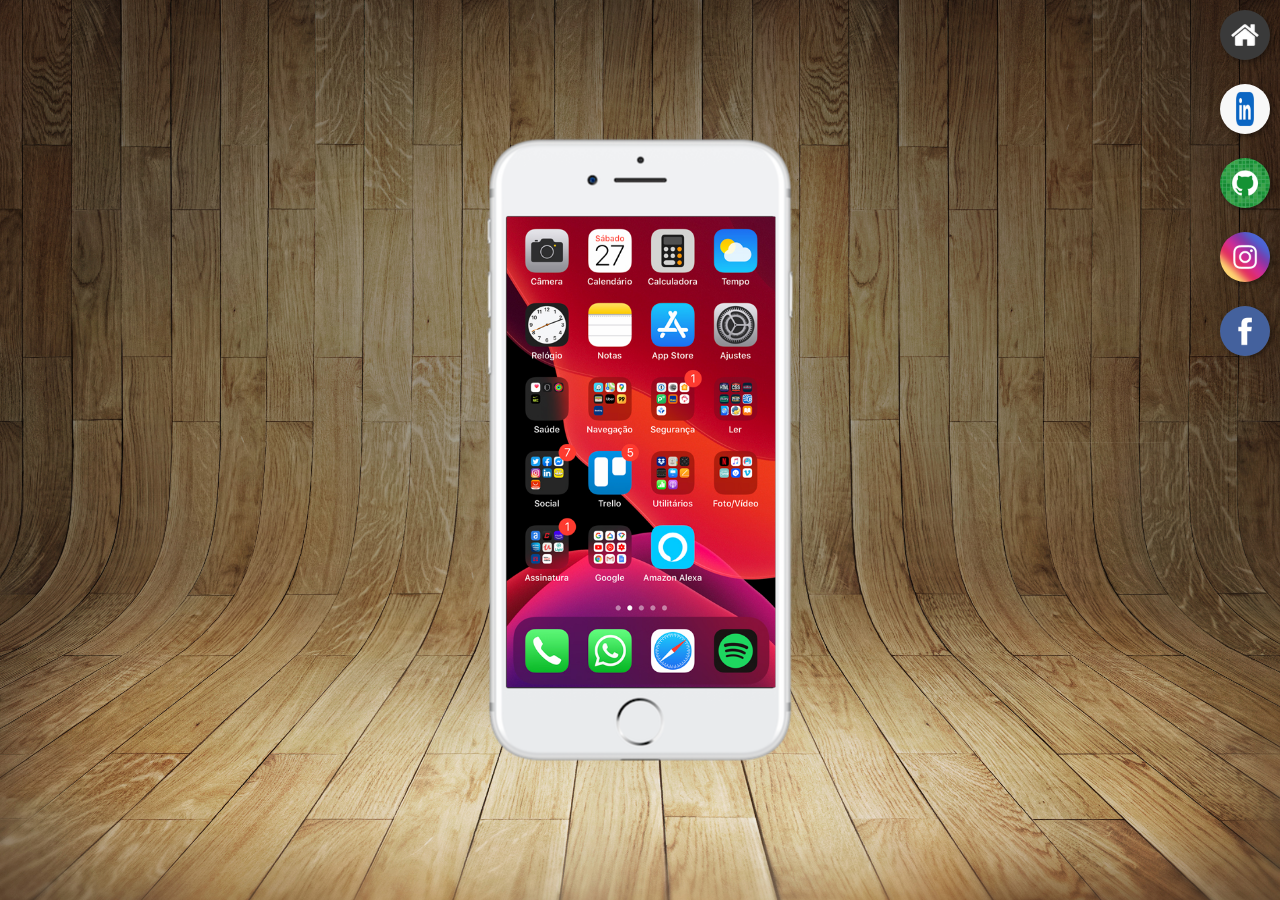
<file: index.html>
<!DOCTYPE html>
<html lang="pt-br">
<head>
    <meta charset="UTF-8">
    <meta name="viewport" content="width=device-width, initial-scale=1.0">
    <title>Projeto rede sociais</title>
    <link rel="shortcut icon" href="favicon.ico" type="image/x-icon">
    <link rel="stylesheet" href="estilos/style.css">
</head>
<body>
    <main>
        <section id="telefone">
           <iframe src="home.html" name="tela" id="tela" frameborder="0">
            Seu navegador não é compatível com isso.
           </iframe>
        </section>

        <section id="redes-sociais">
            <a href="home.html" target="tela"><img src="imagens/logo-home.jpg" alt="Home"></a><br>
            <a href="linkedin.html" target="tela"><img src="imagens/logo-linkedin.jpg" alt="Linkedin"></a><br>
            <a href="github.html" target="tela"><img src="imagens/logo-github.jpg" alt="GitHub"></a><br>
            <a href="instagram.html" target="tela"><img src="imagens/logo-instagram.jpg" alt="Instagram"></a><br>
            <a href="facebook.html" target="tela"><img src="imagens/logo-facebook.jpg" alt="Facebook"></a>
           
           

        </section>
    </main>
    
</body>
</html>
</file>
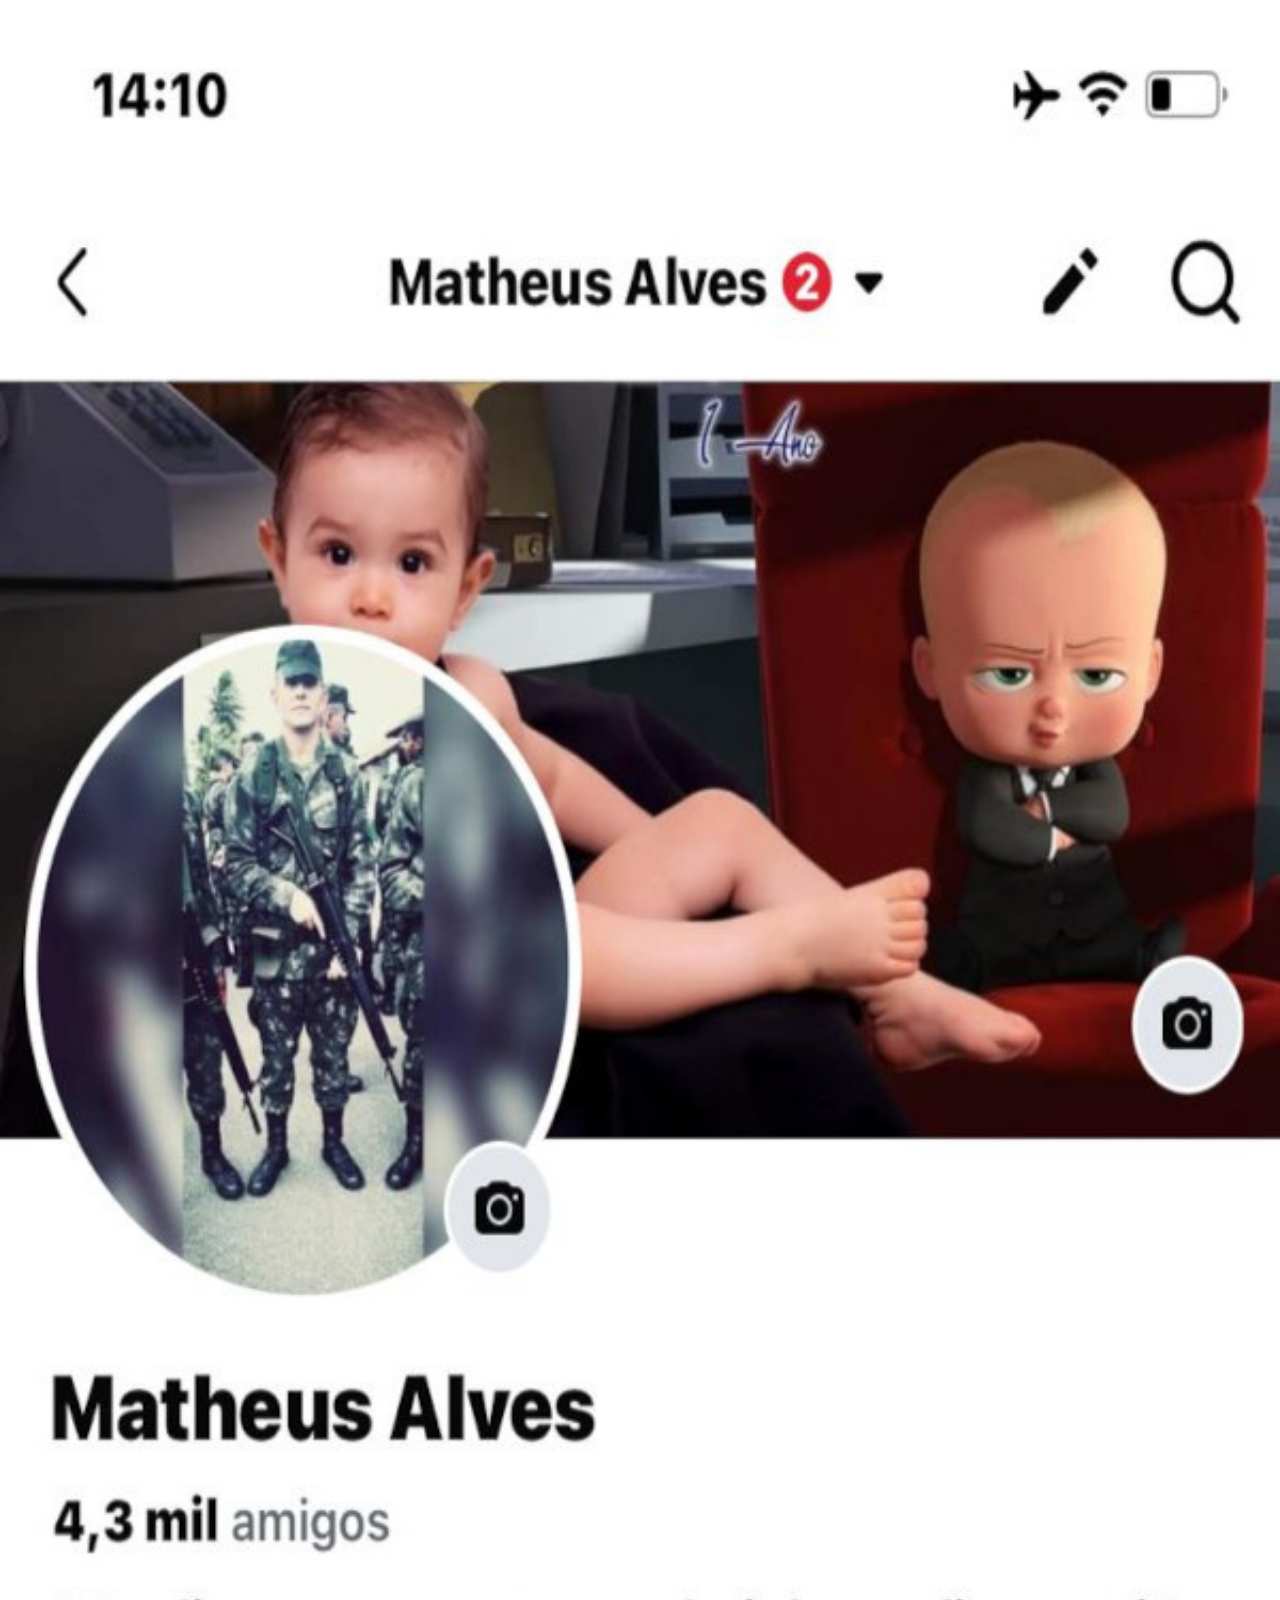
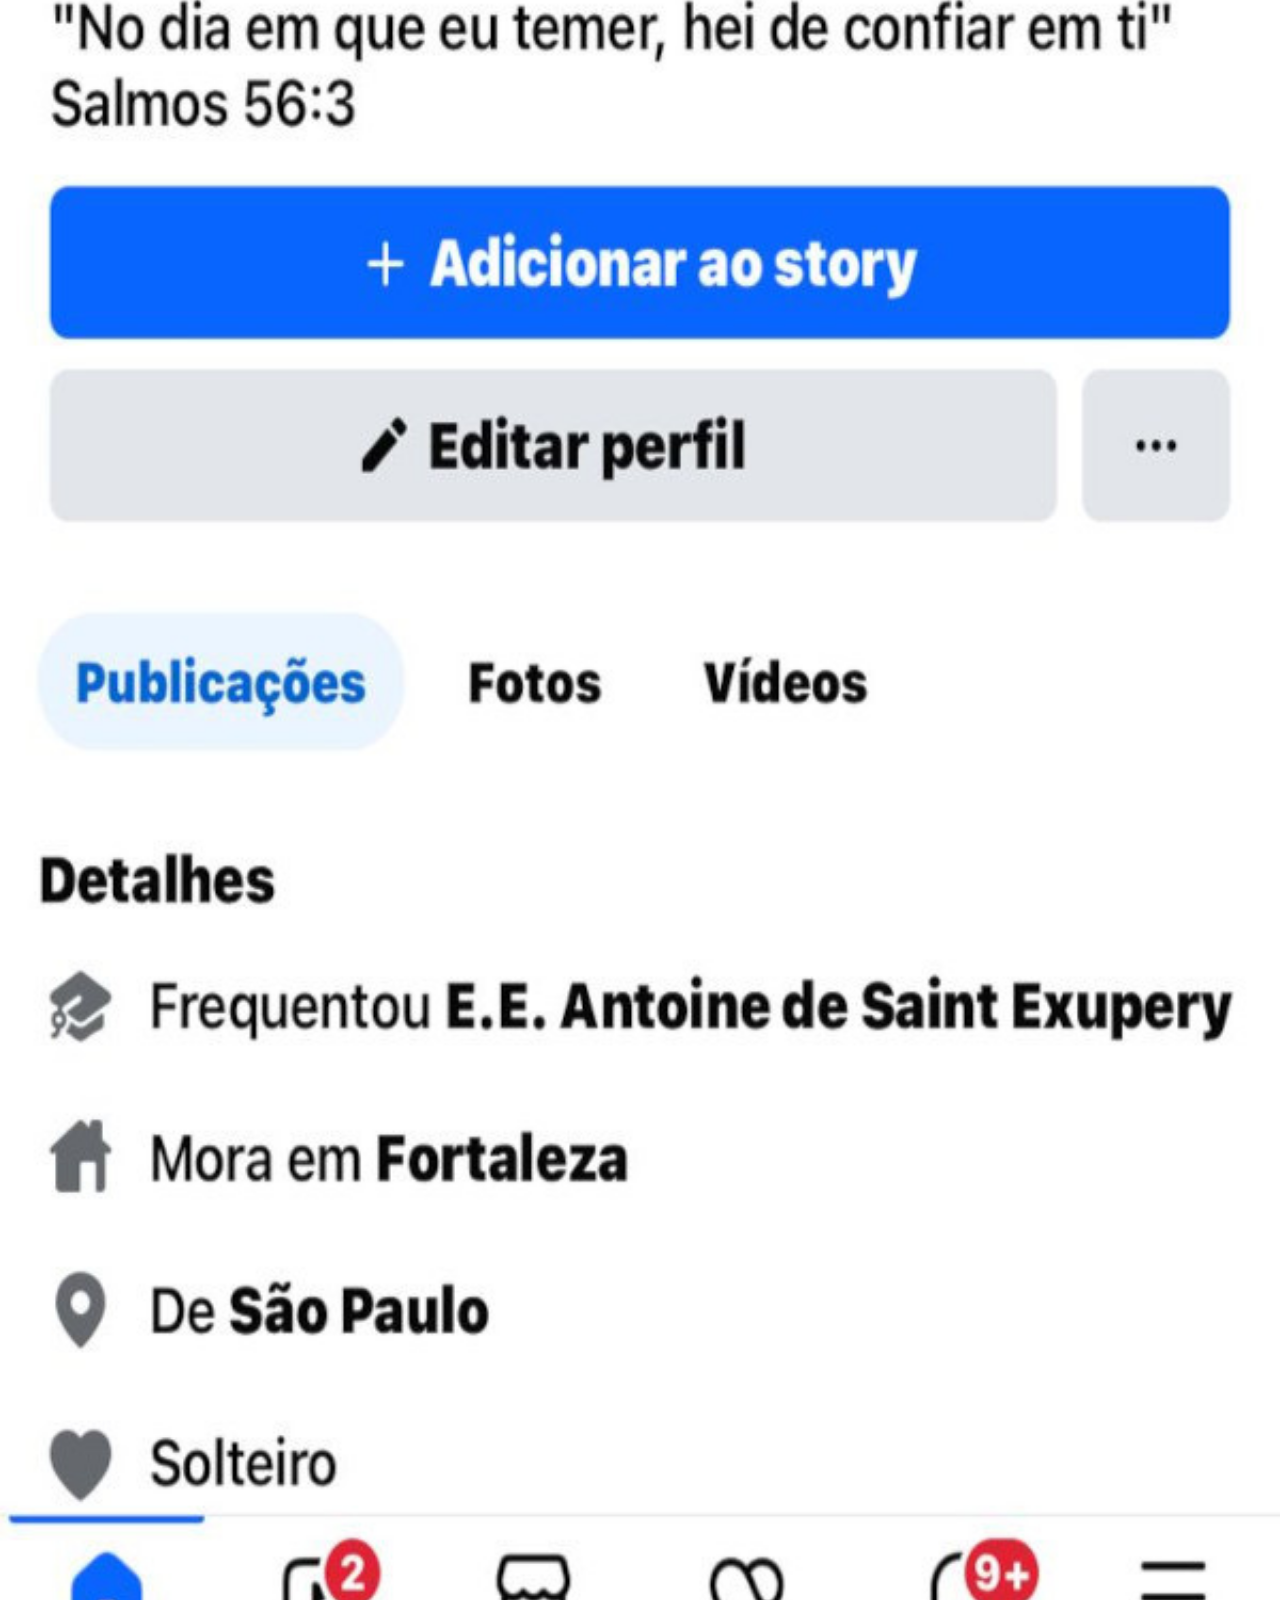
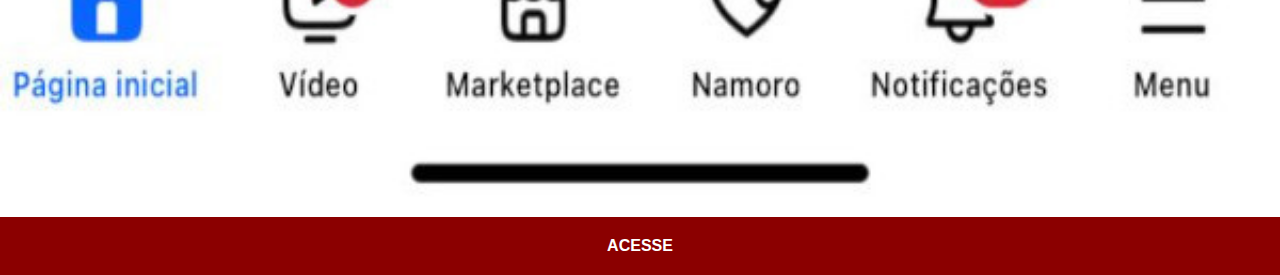
<file: facebook.html>
<!DOCTYPE html>
<html lang="pt-br">
<head>
    <meta charset="UTF-8">
    <meta name="viewport" content="width=device-width, initial-scale=1.0">
    <title>Facebook</title>
    <link rel="stylesheet" href="estilos/social.css">
</head>
<body>
    <img src="imagens/tela-facebook.jpg" alt="Facebook">
    <a href="https://web.facebook.com/profile.php?id=100009515321131&locale=pt_BR" target="_blank">ACESSE</a>
</body>
</html>
</file>
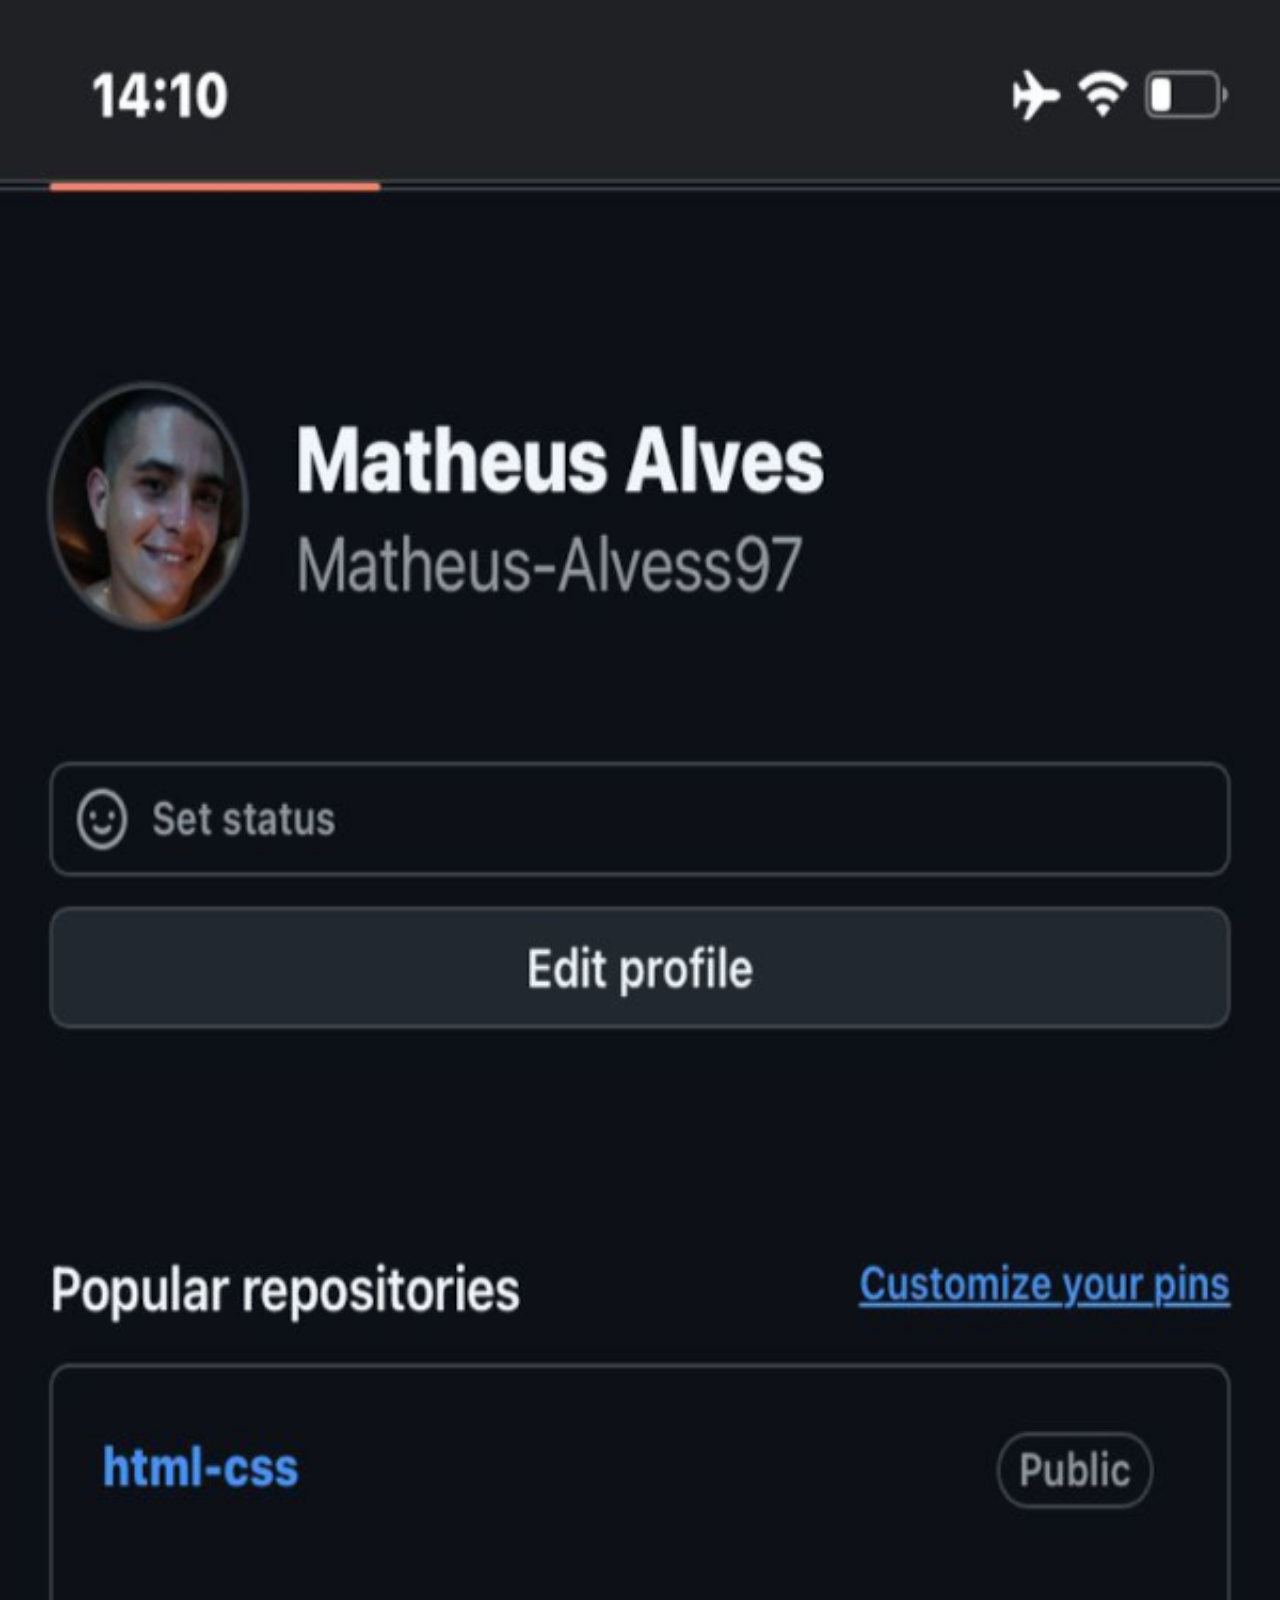
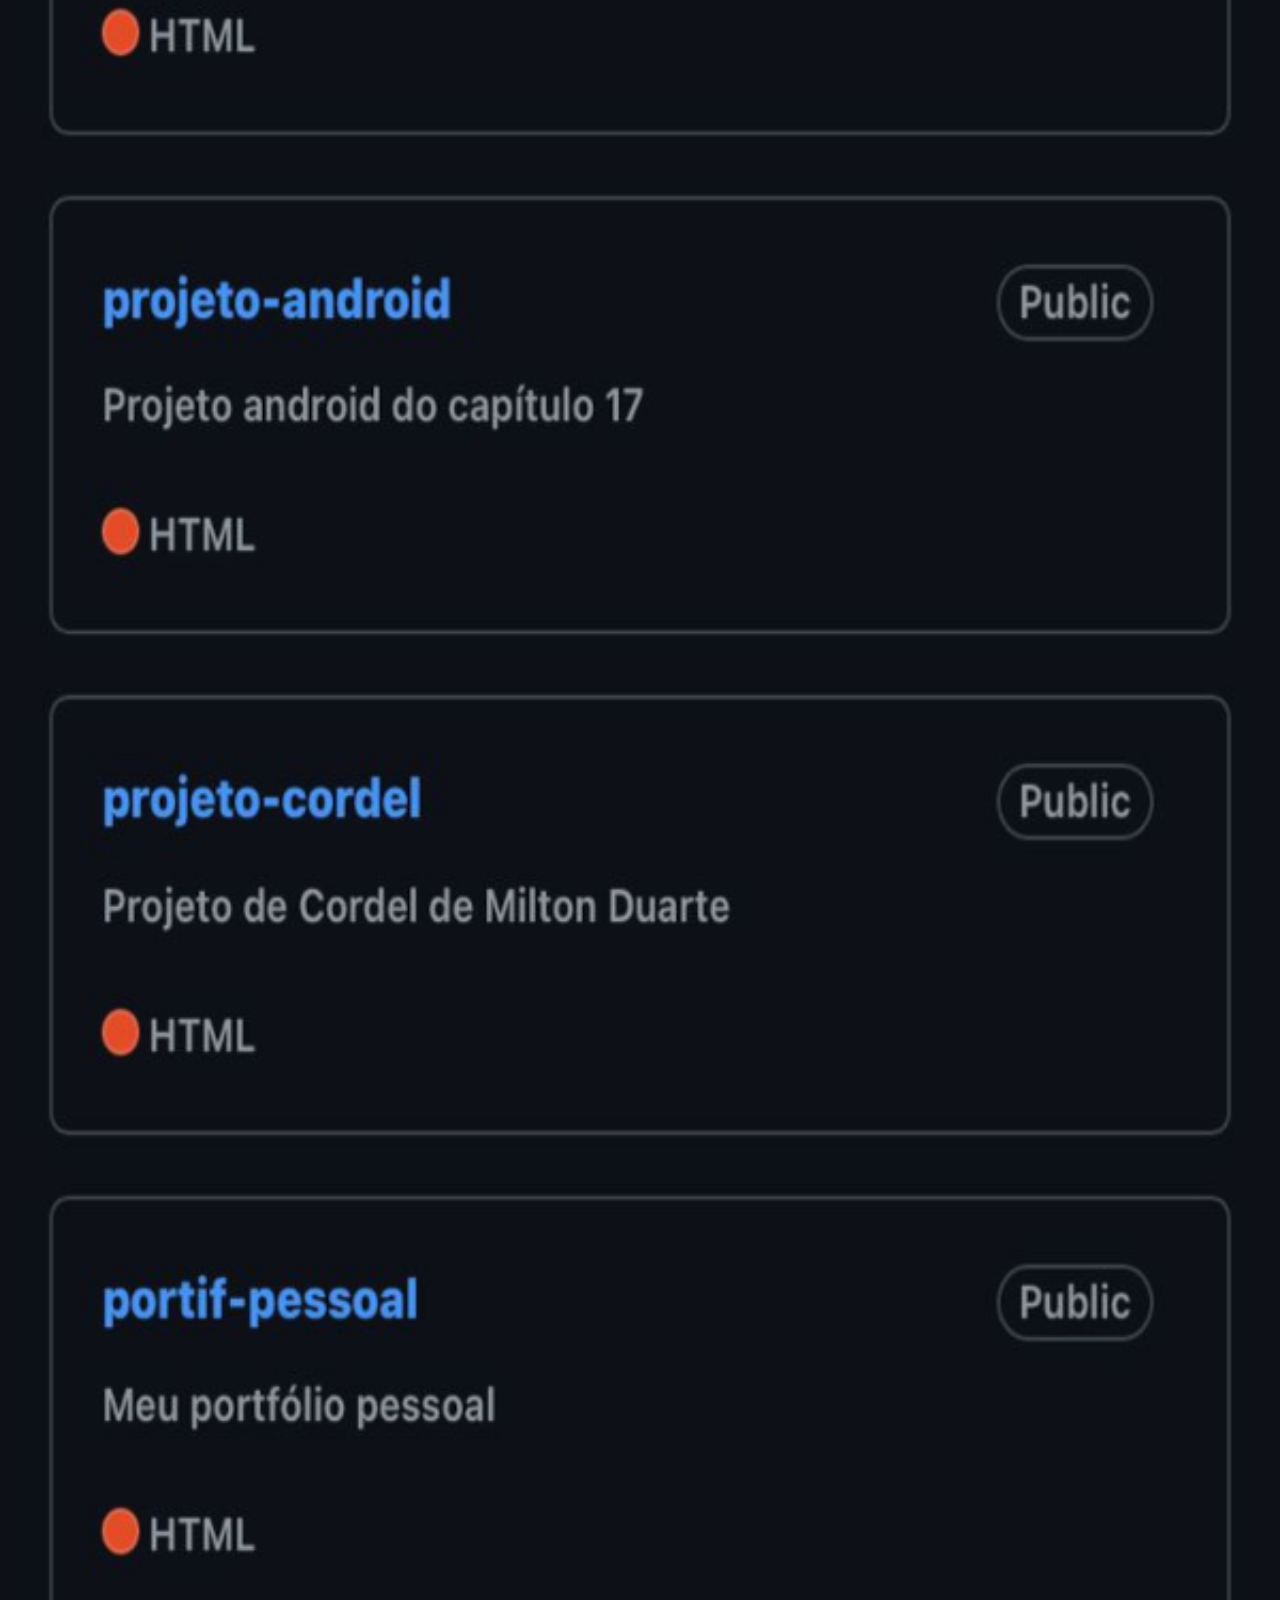
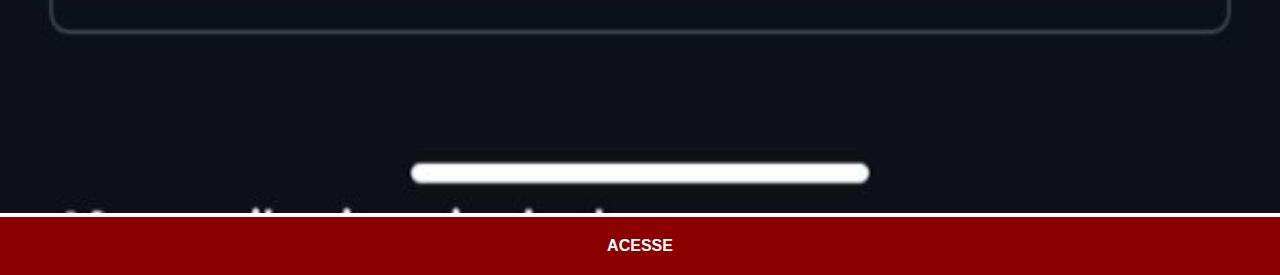
<file: github.html>
<!DOCTYPE html>
<html lang="pt-br">
<head>
    <meta charset="UTF-8">
    <meta name="viewport" content="width=device-width, initial-scale=1.0">
    <title>GitHub</title>
    <link rel="stylesheet" href="estilos/social.css">
</head>
<body>
    <img src="imagens/tela-github.png" alt="GitHub">
    <a href="https://github.com/Matheus-Alvess97/" target="_blank">ACESSE</a>
</body>
</html>
</file>
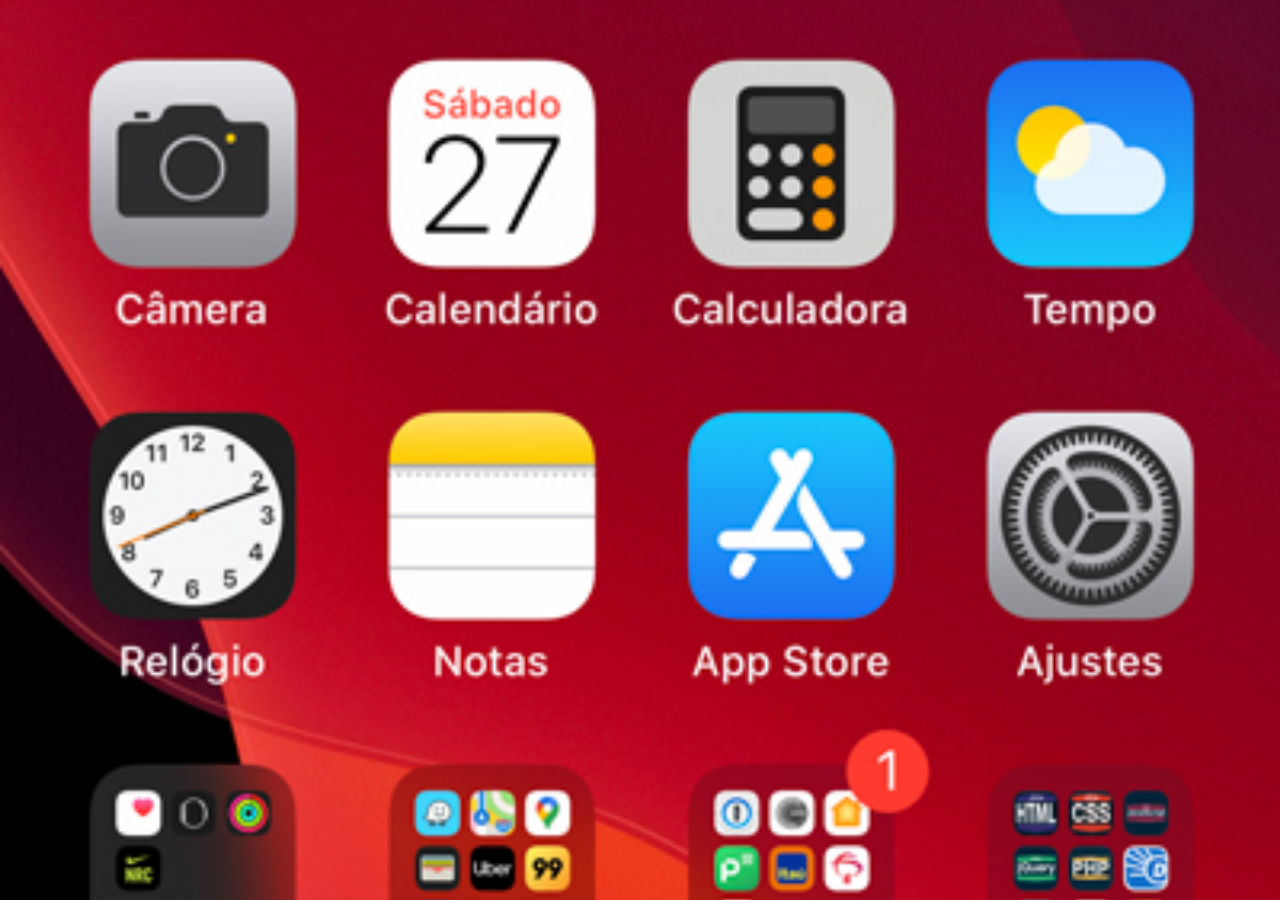
<file: home.html>
<!DOCTYPE html>
<html lang="pt-br">
<head>
    <meta charset="UTF-8">
    <meta name="viewport" content="width=device-width, initial-scale=1.0">
    <title>Home</title>
</head>
<style>
     * {

        margin: 0px;
        padding: 0px;
     }

     body {
        width: 100vw;
        height: 100vh;
        background: black url('imagens/tela-home.jpg') no-repeat top center;
        background-size: cover;
     }
</style>
<body>
    
</body>
</html>
</file>
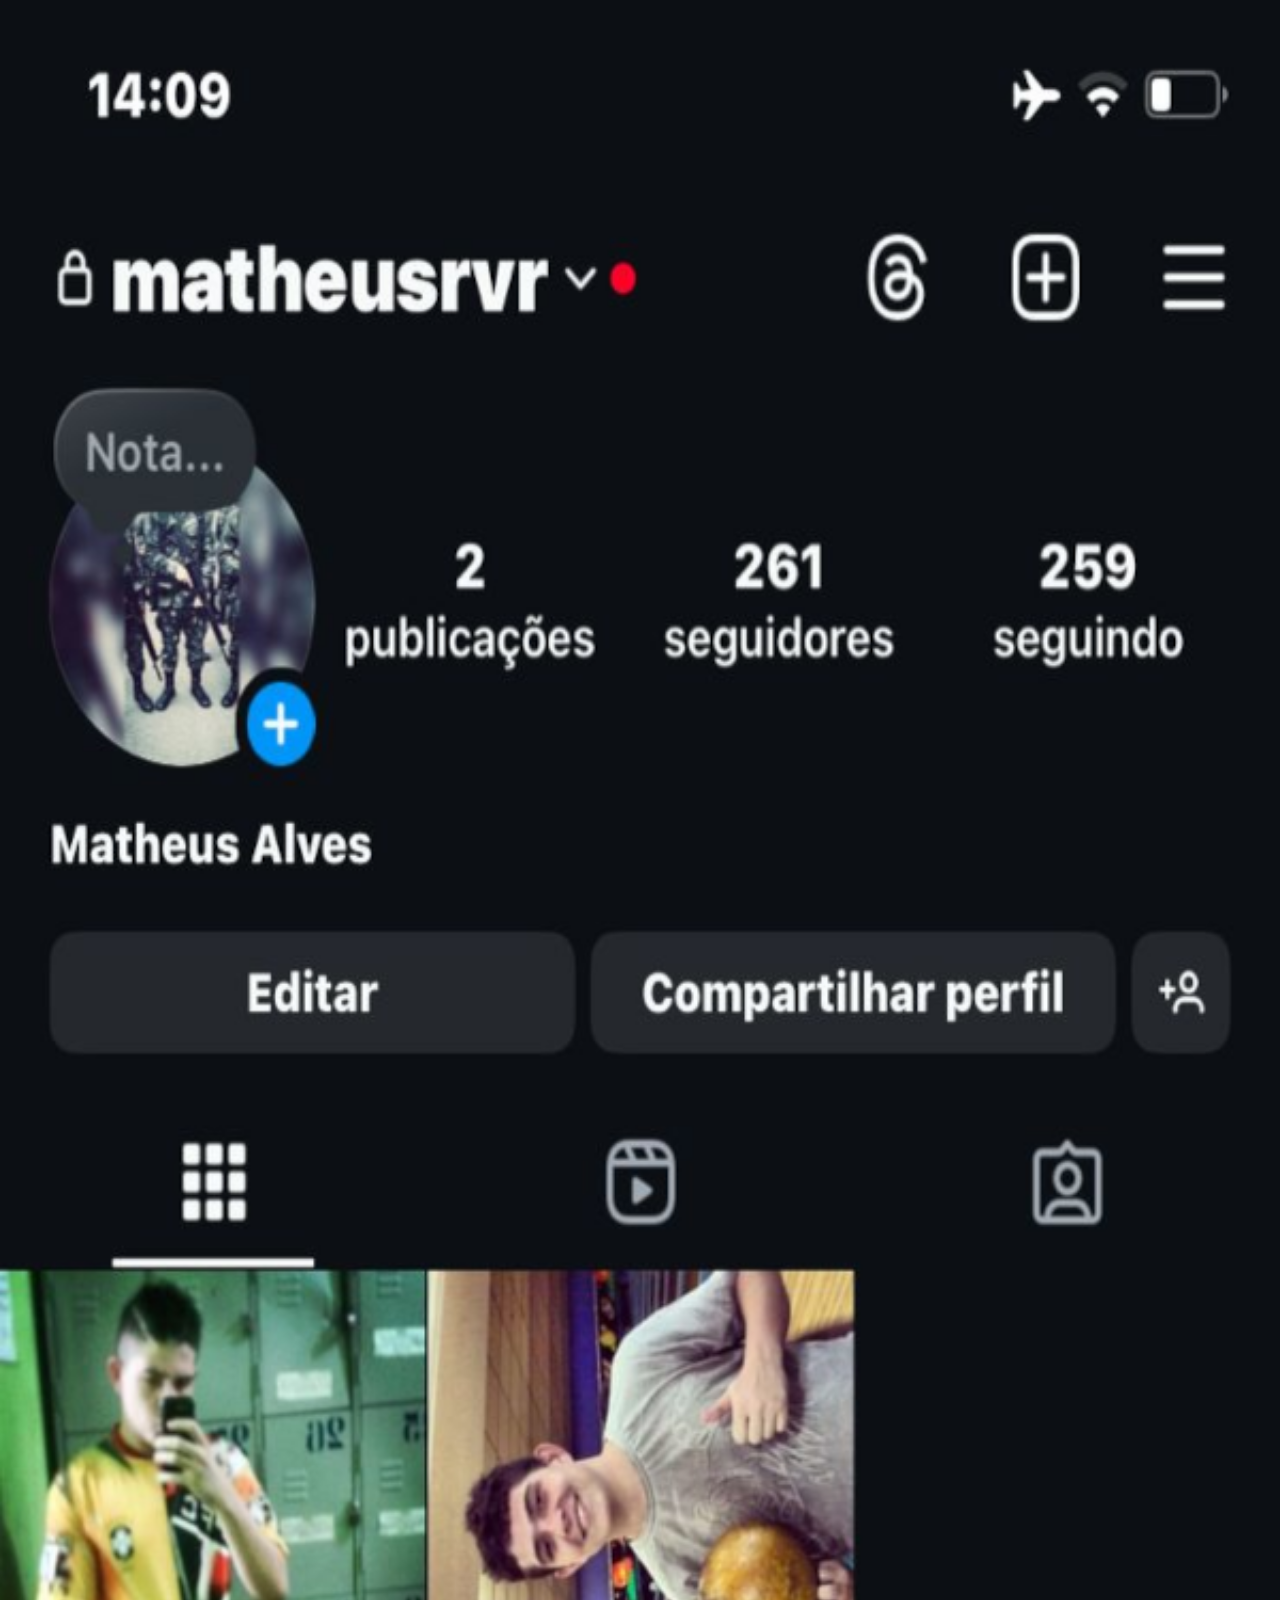
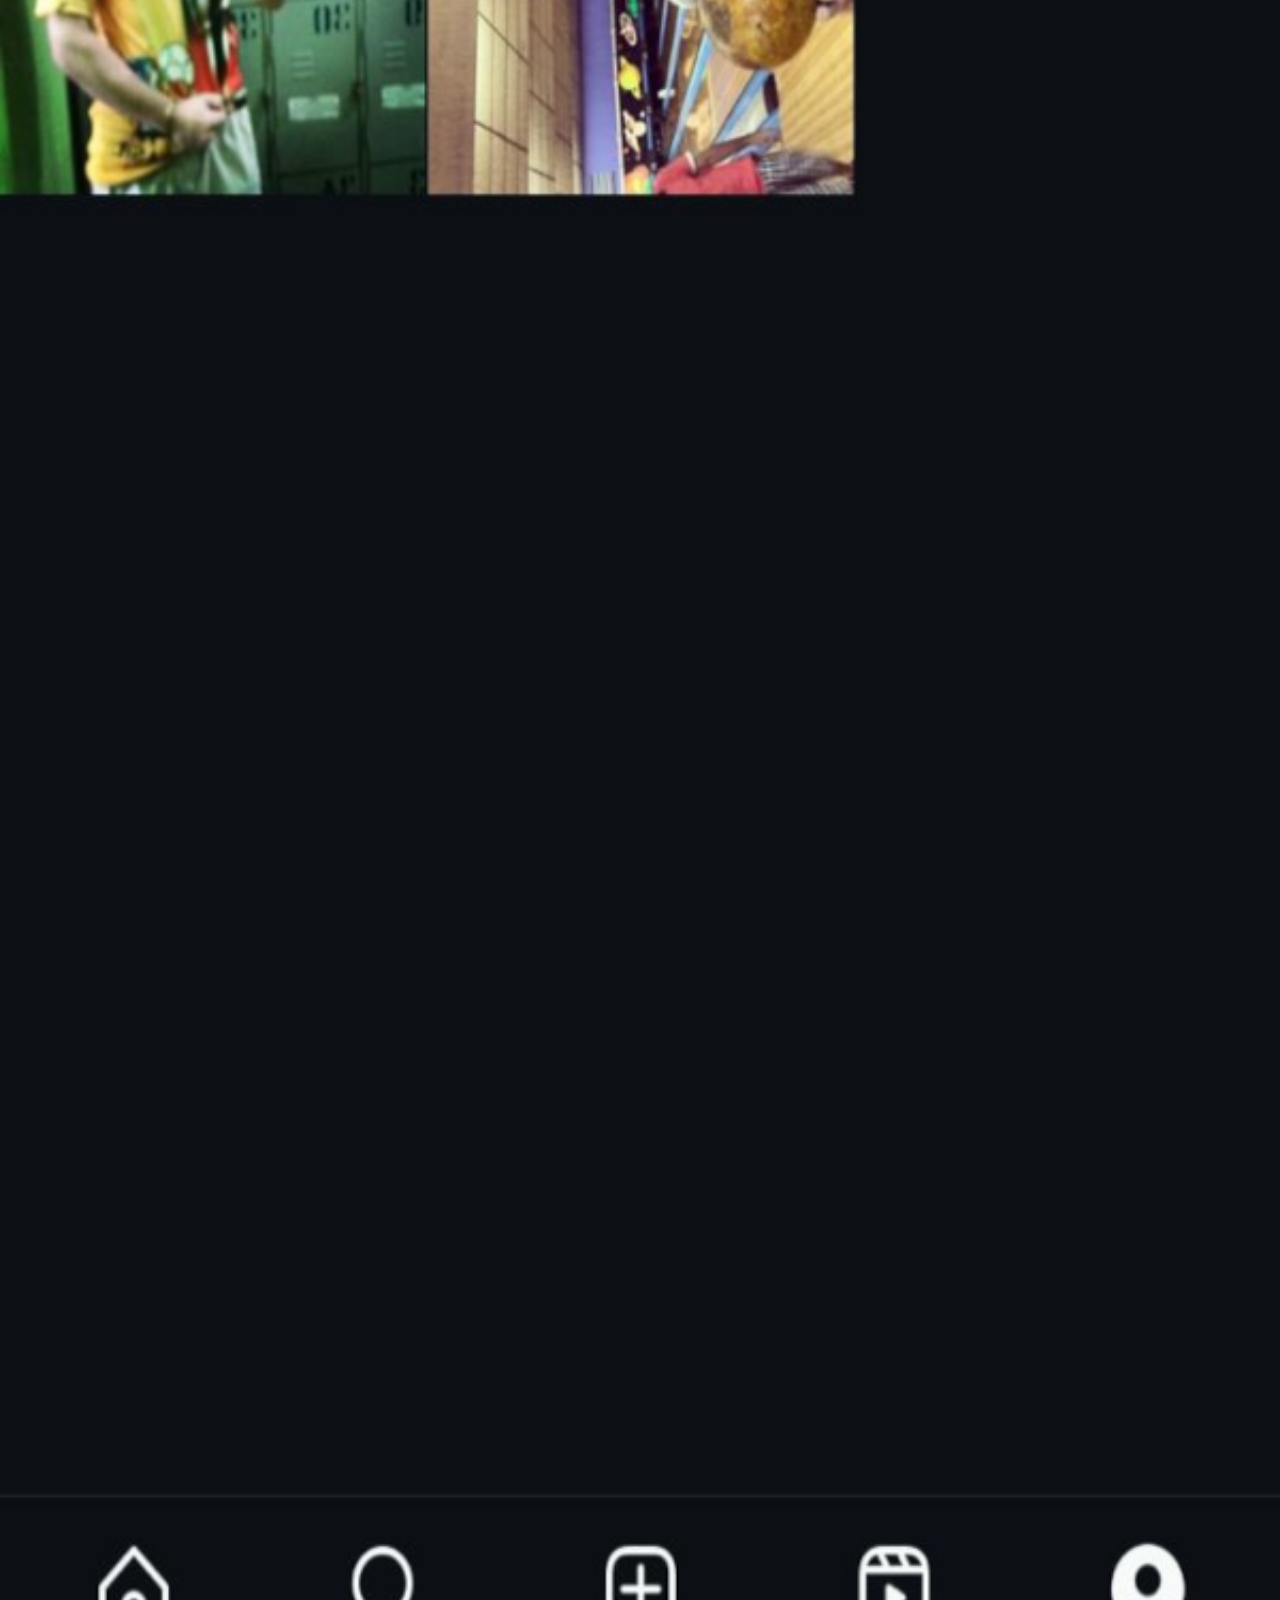
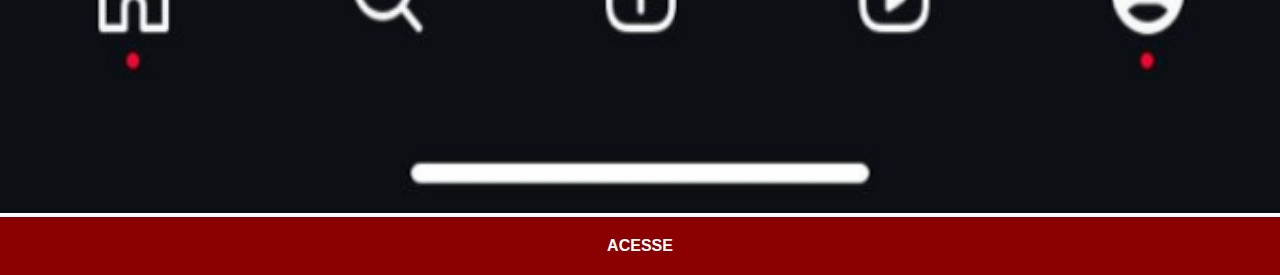
<file: instagram.html>
<!DOCTYPE html>
<html lang="pt-br">
<head>
    <meta charset="UTF-8">
    <meta name="viewport" content="width=device-width, initial-scale=1.0">
    <title>Instagram</title>
    <link rel="stylesheet" href="estilos/social.css">
</head>
<body>
    <img src="imagens/tela-instagram.png" alt="Instagram">
    <a href="https://www.instagram.com/matheusrvr/" target="_blank">ACESSE</a>
</body>
</html>
</file>
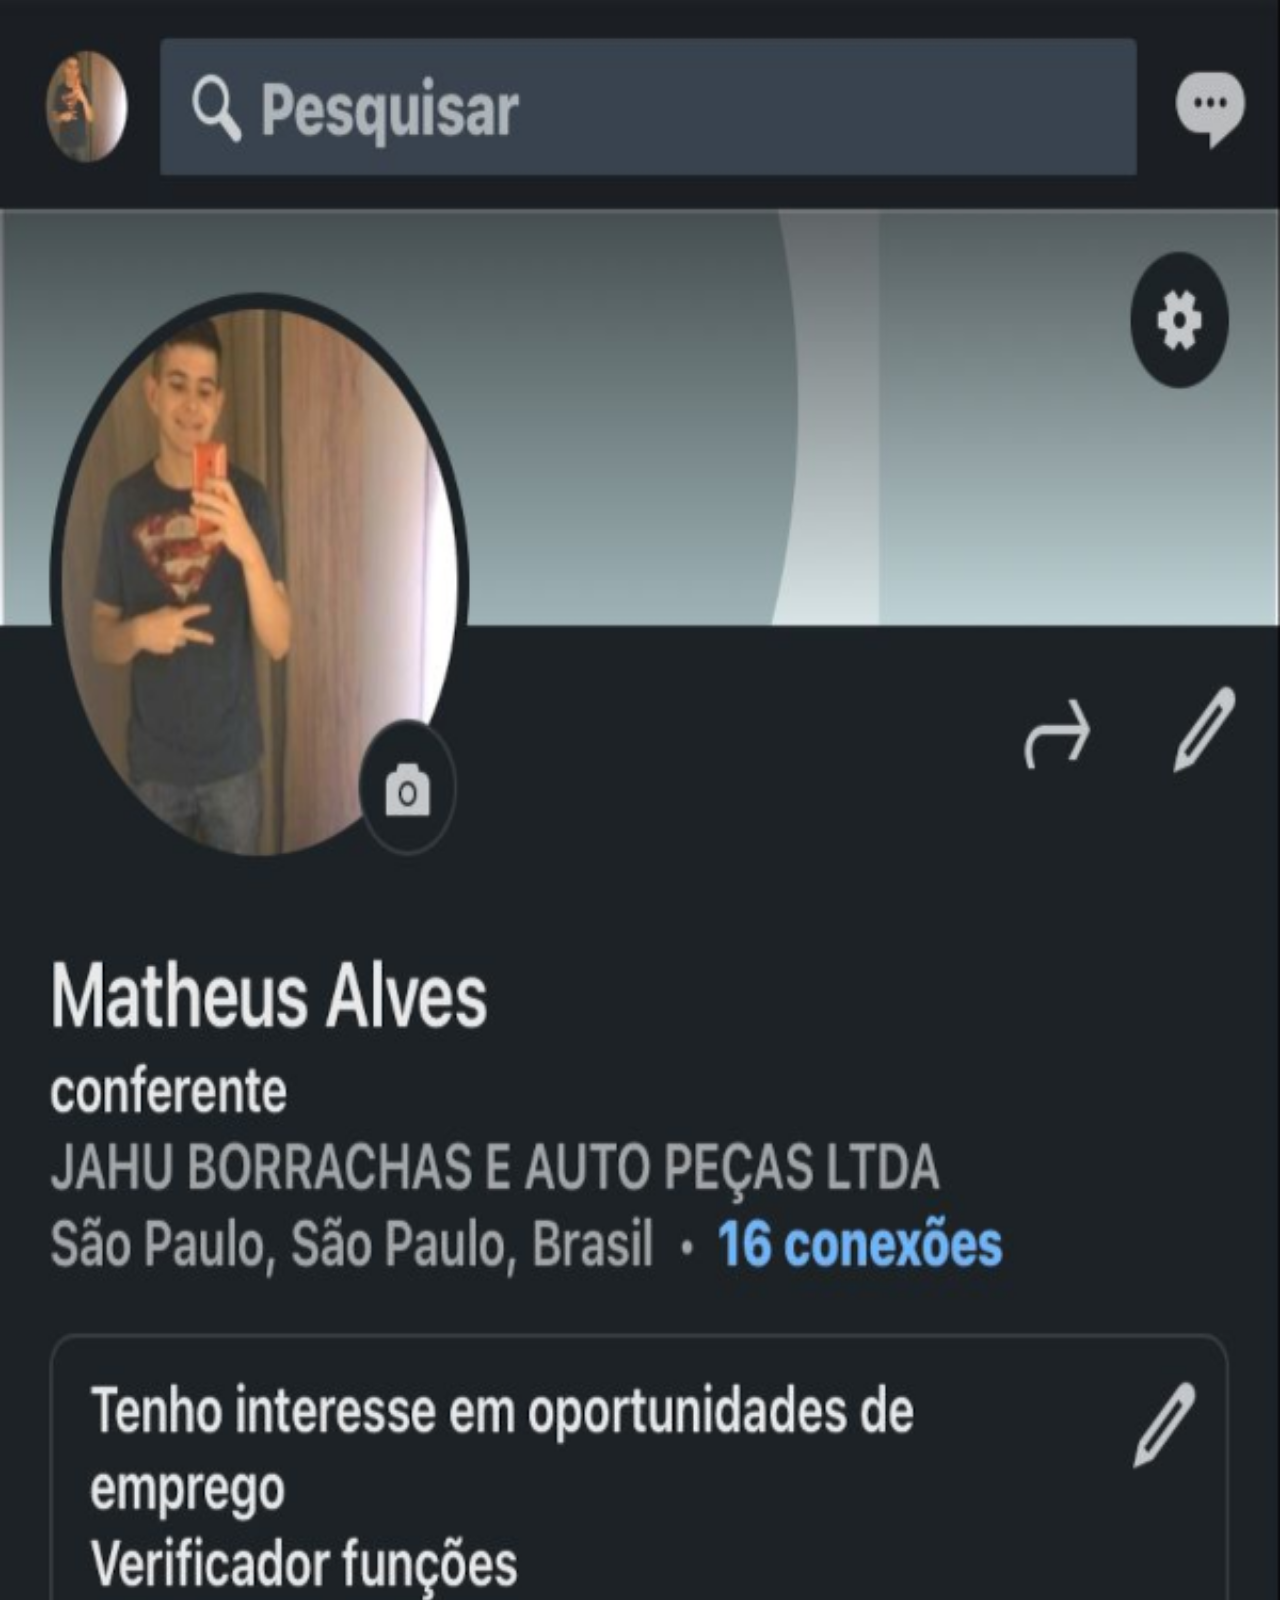
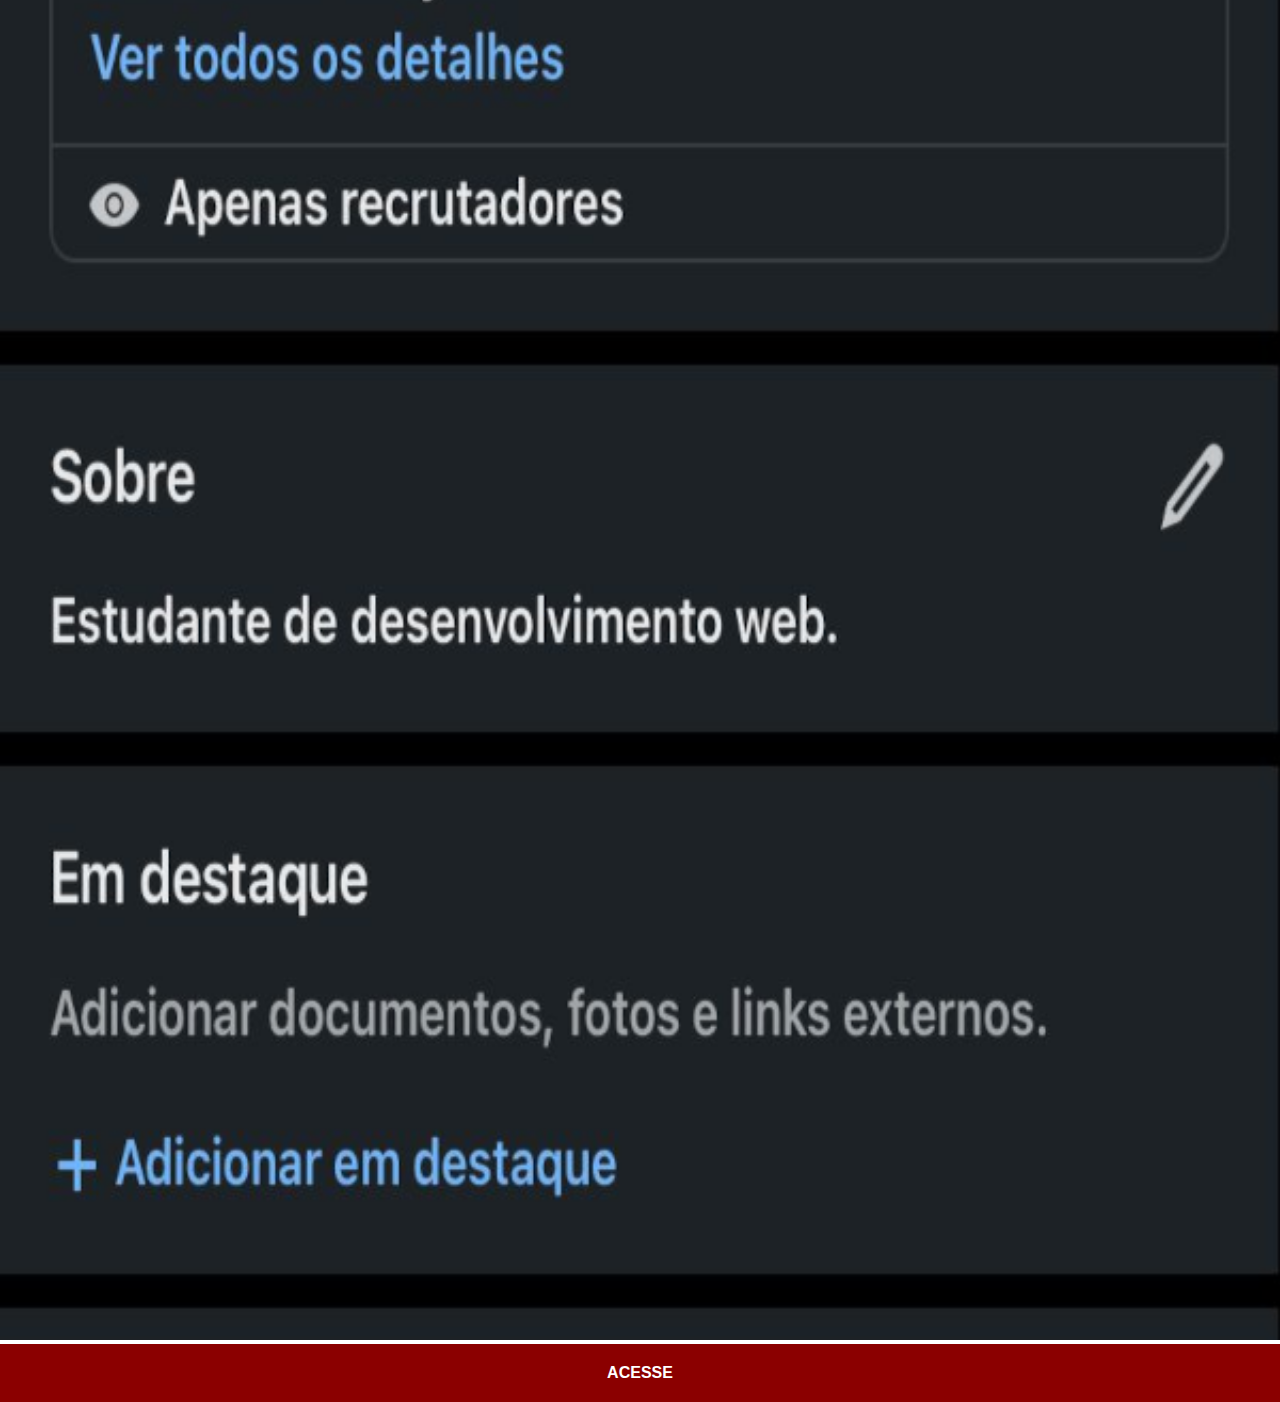
<file: linkedin.html>
<!DOCTYPE html>
<html lang="pt-br">
<head>
    <meta charset="UTF-8">
    <meta name="viewport" content="width=device-width, initial-scale=1.0">
    <title>Linkedin</title>
    <link rel="stylesheet" href="estilos/social.css">
</head>
<body>
    <img src="imagens/tela-linkedin.png" alt="Facebook">
    <a href="https://www.linkedin.com/in/matheus-alves-9372691a5/" target="_blank">ACESSE</a>
</body>
</html>
</file>
<file: estilos/style.css>
@charset "UTF-8";

* {
    margin: 0px;
    padding: 0px;
    font-family: Arial, Helvetica, sans-serif;
}

html, body {
    height: 100vh;
    width: 100vw;
    background-color: black;
}

body {
    background: url('../imagens/fundo-madeira.jpg') no-repeat top center;

    background-size: cover;
    background-attachment: fixed;
}
    
    

main {
    position: relative;
    height: 100vh;
    
    
    
}

section#telefone {
    position: absolute;
    top: 50%;
    left: 50%;
    transform: translate(-50%, -50%);
    
    height: 627px;
    width: 311px;
    background: url('../imagens/frame-iphone.png') no-repeat;
    
}

iframe#tela {
    position: relative;
    top: 80px;
    left: 22px;
    width: 269px;
    height: 471px;
}

section#redes-sociais {
    text-align: right;
}

section#redes-sociais img {
    width: 50px;
    margin: 10px;
    border-radius: 50%;
    box-shadow: 2px 2px 5px rgba(0, 0, 0, 0.400);
    box-sizing: border-box;
    
}

section#redes-sociais img:hover {
    border:  2px solid rgba(255, 255, 255, 0.637);
    transform: translate(-3px, -3px);
    box-shadow: 5px 5px 10px rgba(0, 0, 0, 0.603);
    transition: transform 0.5s, border 0.7s;
}
</file>
<file: estilos/social.css>
@charset "UTF-8";

* {
    margin: 0px;
    padding: 0px;
    font-family: Arial, Helvetica, sans-serif;
}

::-webkit-scrollbar {
    width: 0px;
    height: 0px;
}

img {
    width: 100vw;
}

a {
    display: block;
    background-color: darkred;
    color: white;
    padding: 20px;
    text-align: center;
    font-weight: bolder;
    text-decoration: none;
}

a:hover {
    background-color: red;
}
</file>
